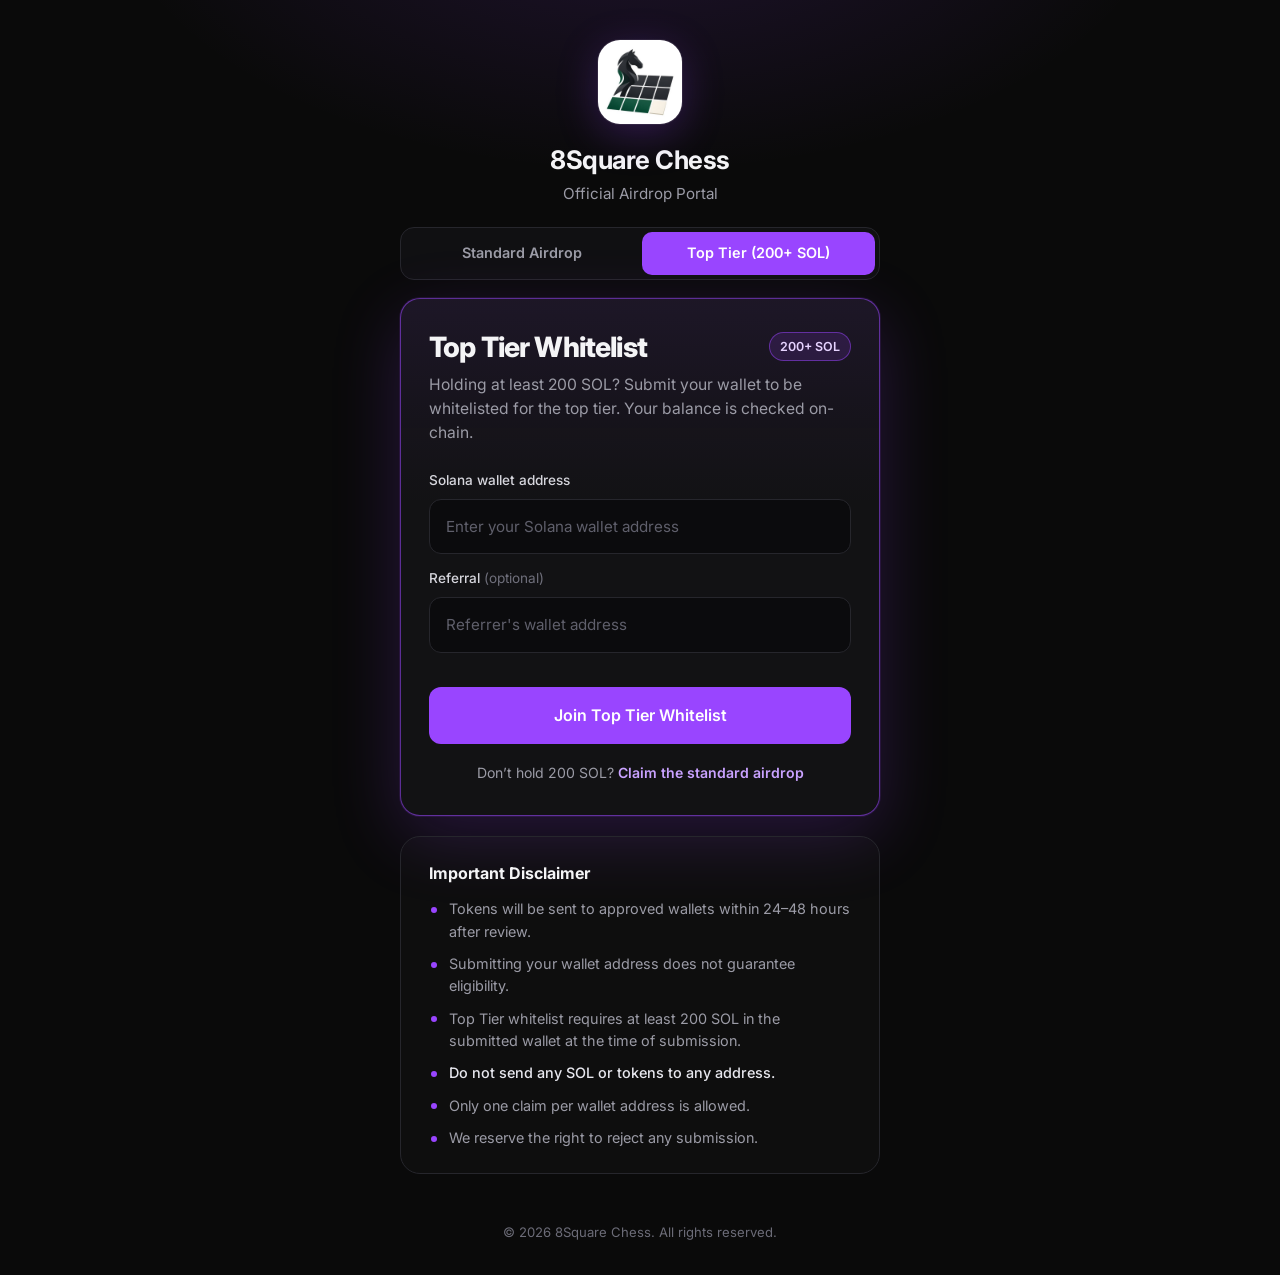
<file: top-tier.html>
<!DOCTYPE html>
<html lang="en">
<head>
<meta charset="UTF-8">
<meta name="viewport" content="width=device-width, initial-scale=1">
<title>Top Tier Whitelist · 8Square Chess</title>
<meta name="description" content="Official airdrop portal for 8Square Chess.">
<meta name="theme-color" content="#0a0a0a">
<link rel="icon" href="logo.jpg">
<link rel="preconnect" href="https://fonts.googleapis.com">
<link rel="preconnect" href="https://fonts.gstatic.com" crossorigin>
<link href="https://fonts.googleapis.com/css2?family=Inter:wght@400;500;600;700;800&display=swap" rel="stylesheet">
<link rel="stylesheet" href="style.css">
</head>
<body>
  <main class="page">

    <!-- Header: logo (no text baked in), project name written below -->
    <header class="header">
      <div class="logo"><a href="index.html" data-keepref aria-label="8Square Chess home"><img alt="8Square Chess logo" src="logo.jpg"></a></div>
      <div class="brand">8Square Chess</div>
      <p class="subtitle">Official Airdrop Portal</p>
    </header>

    <!-- Page switcher -->
    <nav class="switch" aria-label="Airdrop type">
      <a href="index.html" data-keepref>Standard Airdrop</a>
      <a href="top-tier.html" data-keepref aria-current="page">Top Tier (200+ SOL)</a>
    </nav>

    <!-- Claim card -->
    <section class="card top" aria-labelledby="title">
      <div class="card-head"><h1 id="title">Top Tier Whitelist</h1><span class="pill">200+ SOL</span></div>
      <p class="lead">Holding at least 200 SOL? Submit your wallet to be whitelisted for the top tier. Your balance is checked on-chain.</p>

      <form class="claim-form" data-tier="top" novalidate autocomplete="off">
        <div class="field">
          <label>Solana wallet address</label>
          <input class="f-wallet" type="text" placeholder="Enter your Solana wallet address"
                 spellcheck="false" autocapitalize="off" autocorrect="off">
        </div>
        <div class="field">
          <label>Referral <span class="opt">(optional)</span></label>
          <input class="f-ref" type="text" placeholder="Referrer's wallet address"
                 spellcheck="false" autocapitalize="off" autocorrect="off">
        </div>
        <p class="error" role="alert" aria-live="polite"></p>
        <button class="btn" type="submit">Join Top Tier Whitelist</button>
      </form>

      <div class="success" role="status" aria-live="polite">
        <svg class="check" viewBox="0 0 36 36" aria-hidden="true"><circle cx="18" cy="18" r="15.5"></circle><path d="M11 18.5l5 5 9-10"></path></svg>
        <div class="success-body">
          <p><strong>Successfully submitted.</strong><br>Your wallet has been added to the Top Tier whitelist for review.</p>
          <div class="share">
            <small>Your referral link. Share it to refer others.</small>
            <div class="share-row"><input class="f-link" type="text" readonly><button type="button" class="f-copy">Copy</button></div>
          </div>
        </div>
      </div>

      <p class="other">Don’t hold 200 SOL? <a href="index.html" data-keepref>Claim the standard airdrop</a></p>
    </section>

    <!-- Disclaimer -->
    <section class="disclaimer" aria-labelledby="disc-title">
      <h2 id="disc-title">Important Disclaimer</h2>
      <ul>
        <li>Tokens will be sent to approved wallets within 24–48 hours after review.</li>
        <li>Submitting your wallet address does not guarantee eligibility.</li>
        <li>Top Tier whitelist requires at least 200 SOL in the submitted wallet at the time of submission.</li>
        <li class="warn">Do not send any SOL or tokens to any address.</li>
        <li>Only one claim per wallet address is allowed.</li>
        <li>We reserve the right to reject any submission.</li>
      </ul>
    </section>
  </main>

  <footer>© 2026 8Square Chess. All rights reserved.</footer>
  <script src="app.js"></script>
</body>
</html>
</file>
<file: style.css>
/* ---------- Design tokens ---------- */
:root {
  --bg: #0a0a0a;
  --card: #121214;
  --card-border: #26262c;
  --text: #f4f4f6;
  --muted: #9b9ba6;
  --purple: #9945ff;
  --purple-hover: #a964ff;
  --purple-soft: rgba(153, 69, 255, .14);
  --green: #3ddc97;
  --red: #ff6b7a;
  --radius: 20px;
  --font: "Inter", system-ui, -apple-system, "Segoe UI", Roboto, Helvetica, Arial, sans-serif;
}

* { box-sizing: border-box; margin: 0; padding: 0; }
html { -webkit-text-size-adjust: 100%; }

body {
  min-height: 100vh;
  font-family: var(--font);
  color: var(--text);
  background:
    radial-gradient(900px 500px at 50% -10%, rgba(153, 69, 255, .16), transparent 60%),
    var(--bg);
  display: flex; flex-direction: column; align-items: center;
  line-height: 1.55;
}

/* ---------- Layout ---------- */
.page { width: 100%; max-width: 520px; padding: 40px 20px 24px; flex: 1; }

/* ---------- Header ---------- */
.header { text-align: center; margin-bottom: 22px; }

.logo {
  width: 84px; height: 84px; margin: 0 auto 16px;
  border-radius: 22px; background: #fff; padding: 6px;
  box-shadow: 0 0 0 1px rgba(255,255,255,.08), 0 10px 40px rgba(153, 69, 255, .25);
  animation: logoIn .7s cubic-bezier(.2,.8,.2,1) both;
}
.logo img { width: 100%; height: 100%; object-fit: contain; display: block; border-radius: 16px; }
.logo a { display: block; }

.brand { font-size: 1.6rem; font-weight: 700; letter-spacing: -0.02em; }
.subtitle { margin-top: 2px; font-size: .95rem; color: var(--muted); }

@keyframes logoIn {
  from { opacity: 0; transform: translateY(8px) scale(.94); }
  to   { opacity: 1; transform: none; }
}

/* ---------- Page switcher ---------- */
.switch {
  display: flex; gap: 4px; padding: 4px; margin-bottom: 18px;
  background: #101012; border: 1px solid var(--card-border); border-radius: 14px;
}
.switch a {
  flex: 1; text-align: center; padding: 10px 12px;
  font-size: .9rem; font-weight: 600; color: var(--muted);
  text-decoration: none; border-radius: 10px;
  transition: color .2s, background .2s;
}
.switch a:hover { color: var(--text); }
.switch a[aria-current="page"] { color: #fff; background: var(--purple); }
.switch a:focus-visible { outline: 2px solid #fff; outline-offset: 2px; }

/* ---------- Claim card ---------- */
.card {
  background: var(--card); border: 1px solid var(--card-border);
  border-radius: var(--radius); padding: 32px 28px;
  box-shadow: 0 0 0 1px rgba(153,69,255,.04), 0 20px 60px rgba(153, 69, 255, .10);
}
.card.top {
  border-color: rgba(153, 69, 255, .55);
  background: linear-gradient(180deg, rgba(153,69,255,.08), rgba(153,69,255,0) 40%), var(--card);
  box-shadow: 0 0 0 1px rgba(153,69,255,.12), 0 20px 70px rgba(153, 69, 255, .2);
}

.card-head { display: flex; align-items: center; justify-content: space-between; gap: 10px; }
.card h1 { font-size: 1.75rem; font-weight: 800; letter-spacing: -0.03em; line-height: 1.15; }
.pill {
  flex: none; font-size: .78rem; font-weight: 600; color: #e6d3ff;
  background: var(--purple-soft); border: 1px solid rgba(153,69,255,.5);
  padding: 4px 10px; border-radius: 999px;
}
.card .lead { margin-top: 10px; color: var(--muted); font-size: .98rem; }

form { margin-top: 24px; }
label { display: block; font-size: .85rem; font-weight: 500; margin-bottom: 8px; color: #d6d6dd; }
label .opt { color: #6f6f7b; font-weight: 400; }
.field + .field { margin-top: 14px; }

.field input {
  width: 100%; padding: 15px 16px; font: inherit; font-size: .95rem;
  color: var(--text); background: #0b0b0d;
  border: 1px solid var(--card-border); border-radius: 12px; outline: none;
  transition: border-color .2s, box-shadow .2s;
}
.field input::placeholder { color: #5f5f6b; }
.field input:hover { border-color: #3a3a44; }
.field input:focus { border-color: var(--purple); box-shadow: 0 0 0 4px var(--purple-soft); }
.field.invalid input { border-color: var(--red); box-shadow: 0 0 0 4px rgba(255,107,122,.12); }

.error { min-height: 20px; margin-top: 8px; font-size: .84rem; color: var(--red); }

.btn {
  margin-top: 6px; width: 100%; padding: 16px 20px;
  font: inherit; font-size: 1rem; font-weight: 600;
  color: #fff; background: var(--purple); border: 0; border-radius: 12px; cursor: pointer;
  transition: background .2s, transform .15s, box-shadow .2s, opacity .2s;
}
.btn:hover:not(:disabled) { background: var(--purple-hover); box-shadow: 0 8px 28px rgba(153,69,255,.4); transform: translateY(-1px); }
.btn:active:not(:disabled) { transform: translateY(0); }
.btn:disabled { opacity: .55; cursor: not-allowed; }
.btn:focus-visible, input:focus-visible { outline: 2px solid #fff; outline-offset: 2px; }

.other { margin-top: 18px; text-align: center; font-size: .88rem; color: var(--muted); }
.other a { color: #c9a2ff; font-weight: 600; text-decoration: none; }
.other a:hover { text-decoration: underline; }

/* ---------- Success state ---------- */
.success {
  display: none; margin-top: 20px; padding: 18px; gap: 14px; align-items: flex-start;
  background: rgba(61, 220, 151, .07); border: 1px solid rgba(61, 220, 151, .3); border-radius: 14px;
}
.success.show { display: flex; animation: pop .45s cubic-bezier(.2,.9,.3,1.2) both; }
.success-body { min-width: 0; flex: 1; }
.success p { font-size: .95rem; color: #d9f7ea; }

.check { flex: none; width: 36px; height: 36px; }
.check circle { fill: none; stroke: var(--green); stroke-width: 2.5; stroke-dasharray: 100; stroke-dashoffset: 100; animation: draw .6s .1s ease forwards; }
.check path { fill: none; stroke: var(--green); stroke-width: 3; stroke-linecap: round; stroke-linejoin: round; stroke-dasharray: 30; stroke-dashoffset: 30; animation: draw .4s .55s ease forwards; }
@keyframes draw { to { stroke-dashoffset: 0; } }
@keyframes pop { from { opacity: 0; transform: translateY(6px) scale(.98); } to { opacity: 1; transform: none; } }

.share { margin-top: 12px; padding-top: 12px; border-top: 1px solid rgba(61,220,151,.2); }
.share small { display: block; font-size: .8rem; color: #a9d9c4; margin-bottom: 6px; }
.share-row { display: flex; gap: 8px; }
.share-row input {
  flex: 1; min-width: 0; padding: 9px 10px; font: inherit; font-size: .8rem;
  color: var(--text); background: #0b0b0d; border: 1px solid #2c3a34; border-radius: 9px;
}
.share-row button {
  flex: none; padding: 9px 14px; font: inherit; font-size: .82rem; font-weight: 600;
  color: #fff; background: #26262c; border: 0; border-radius: 9px; cursor: pointer; transition: background .2s;
}
.share-row button:hover { background: #34343d; }

/* ---------- Disclaimer ---------- */
.disclaimer {
  margin-top: 20px; padding: 24px 28px;
  border: 1px solid var(--card-border); border-radius: var(--radius); background: rgba(255,255,255,.015);
}
.disclaimer h2 { font-size: 1rem; font-weight: 700; margin-bottom: 12px; }
.disclaimer ul { list-style: none; display: grid; gap: 10px; }
.disclaimer li { position: relative; padding-left: 20px; font-size: .9rem; color: var(--muted); }
.disclaimer li::before {
  content: ""; position: absolute; left: 2px; top: .6em;
  width: 6px; height: 6px; border-radius: 50%; background: var(--purple);
}
.disclaimer li.warn { color: #e7e7ee; font-weight: 500; }

/* ---------- Footer ---------- */
footer { padding: 24px 20px 32px; font-size: .82rem; color: #6c6c78; text-align: center; }

/* ---------- Responsive ---------- */
@media (max-width: 480px) {
  .page { padding-top: 28px; }
  .card { padding: 26px 20px; }
  .disclaimer { padding: 22px 20px; }
  .card h1 { font-size: 1.5rem; }
}
@media (prefers-reduced-motion: reduce) {
  *, *::before, *::after { animation-duration: .01ms !important; transition-duration: .01ms !important; }
}
</file>
